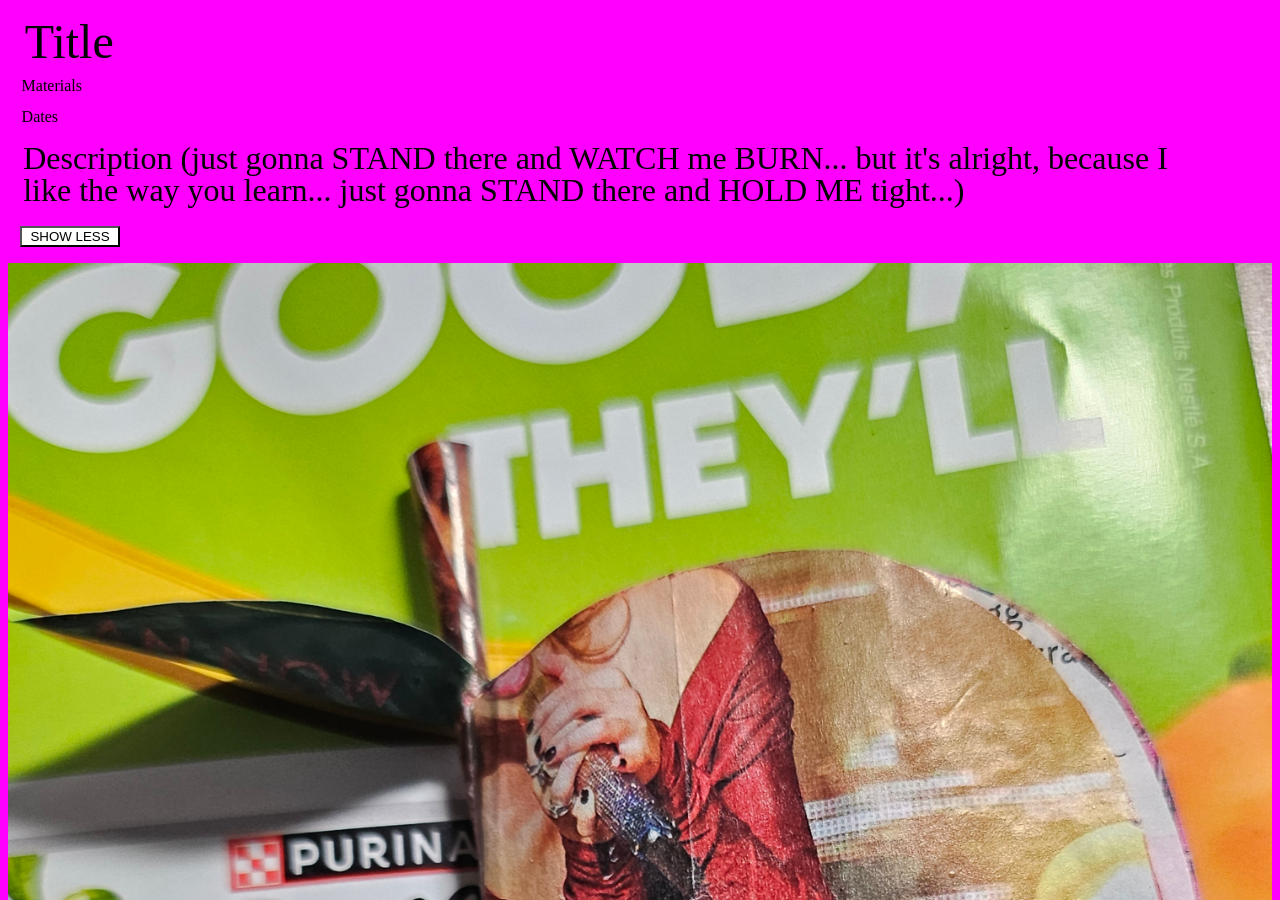
<file: sub-var.html>
<html>
    <head>
        <link rel="stylesheet" href="sub-style.css">
        <link rel="stylesheet" href="sub-var.css">
        <meta name="viewport" content="width=device-width, initial-scale=1.0">

        <style>
            @media screen and (max-width: 1080px) {
                body {
                    flex-direction: column;
                    height: 100vh;
                }
                .container-left {
                    height: 100%;
                }
                .container-right {
                    height: 100%;
                }
            }
        </style>
    </head>

    <body>
        <div class="container" style="width: 100%;">
            <div class="text-container">
                <div class="text-over multiply"><mark class="multiply">Title</mark></div>
                <div class="text-over"><mark>Materials</mark></div>
                <div class="text-over"><mark>Dates</mark></div>
                <div class="text-over"><mark>Description (just gonna STAND there and WATCH me BURN... but it's alright, because I like the way you learn... just gonna STAND there and HOLD ME tight...)</mark></div>

                <button>SHOW LESS</button>
            </div>

            <div class="content"><img src="MEDIA/portfolio/(1) FINAL-1.jpg"></div>
            <div class=content><img src="MEDIA/portfolio/(4) folded out view.jpg"></div>

            <div class="container">
                <div class="text-box">1)</div>
                <div class="text-box">Hello this is a title</div>
                <div class="text-box">Greetings, this is the date</div>
                <div class="text-box">Here are some of the materials I used...</div>
                <div class="text-box">And this is the description! Feel free to add what you want.</div>
            </div>
        </div>
    </body>
</html>
</file>
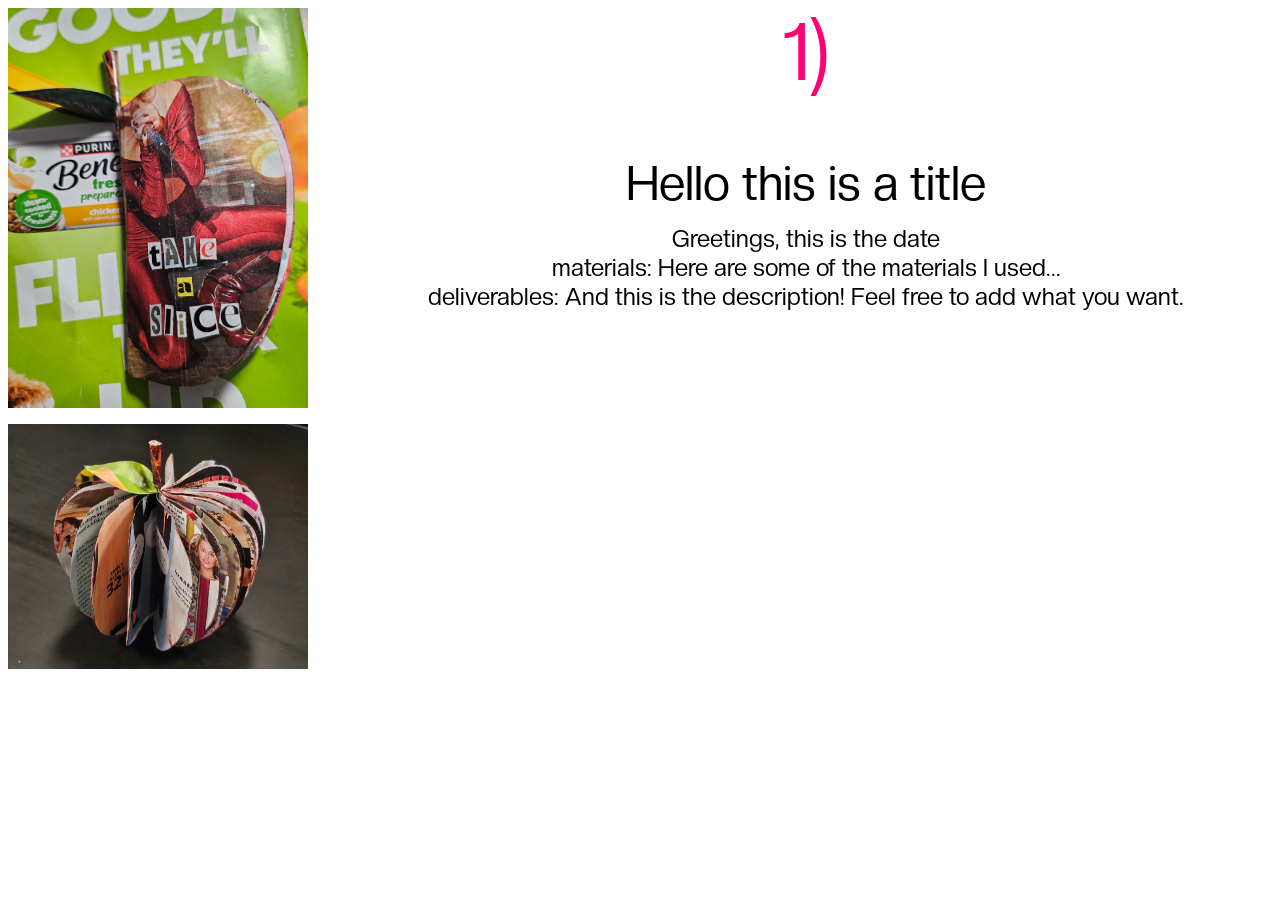
<file: subpage.html>
<html>
    <head>
        <link rel="stylesheet" href="sub-style.css">
        <meta name="viewport" content="width=device-width, initial-scale=1.0">

        <style>
            @media screen and (max-width: 1080px) {
                body {
                    flex-direction: column;
                    height: 100vh;
                }
                .container-left {
                    height: 100%;
                }
                .container-right {
                    height: 100%;
                }
            }
        </style>
    </head>

    <body>
        <div class="container">
            <div class="content"><img src="MEDIA/portfolio/(1) FINAL-1.jpg"></div>
            <div class=content><img src="MEDIA/portfolio/(4) folded out view.jpg"></div>
        </div>
        <div class="container">
            <div class="text-box">1)</div>
            <div class="text-box">Hello this is a title</div>
            <div class="text-box">Greetings, this is the date</div>
            <div class="text-box">Here are some of the materials I used...</div>
            <div class="text-box">And this is the description! Feel free to add what you want.</div>
        </div>
        <!-- <div class="CONTAINER_TEST">
            <div class="CONTENT_TEST"><img src="MEDIA/KF-logo-pink.png"></div>
            <div class="CONTENT_TEST"><img src="MEDIA/KF-logo-pink.png"></div>
        </div> -->

        <!-- <img src="MEDIA/KF-logo-pink.png">
        <img src="MEDIA/KF-logo-pink.png">
        <img src="MEDIA/KF-logo-pink.png">
        <img src="MEDIA/KF-logo-pink.png"> -->
    </body>
</html>
</file>
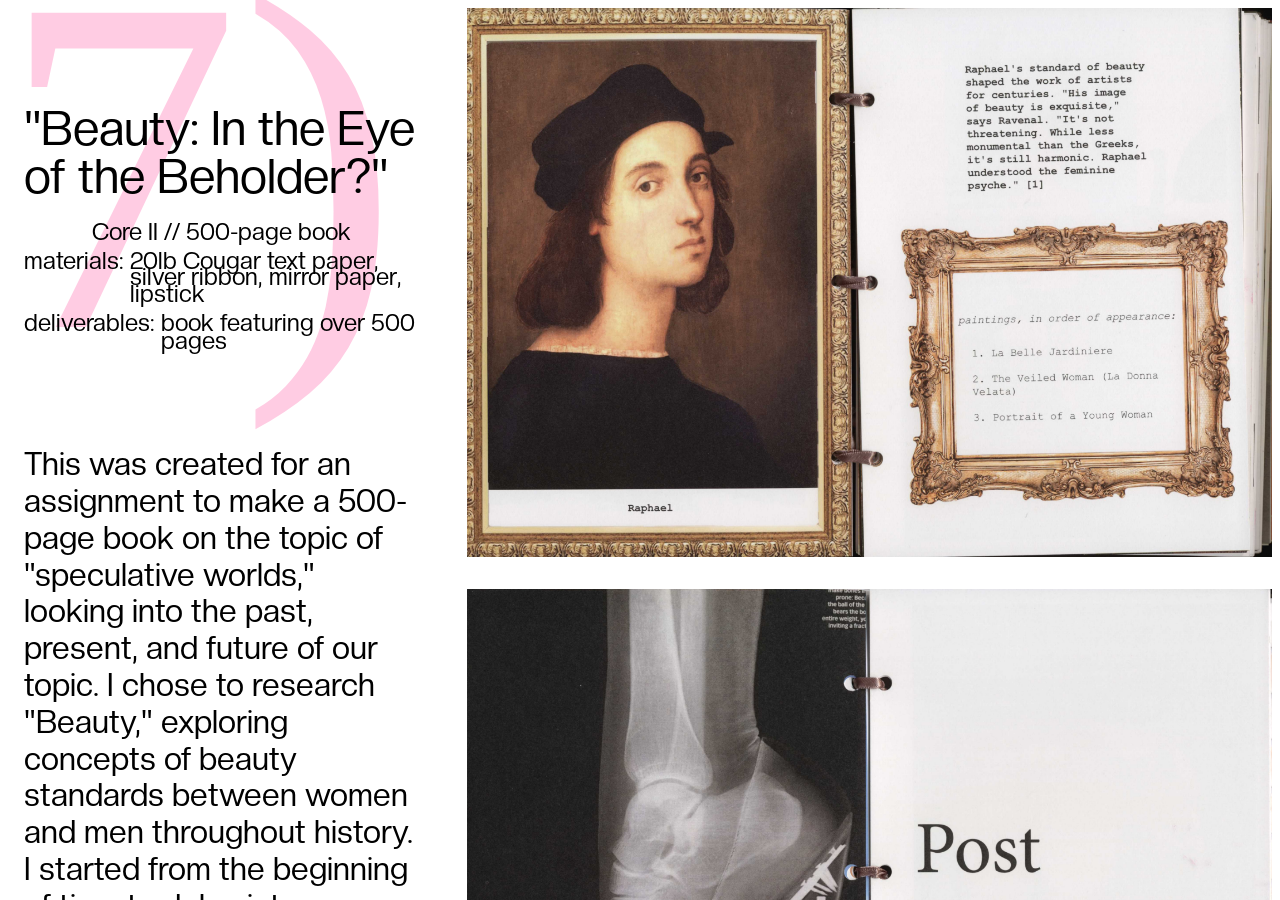
<file: content/500-page.html>
<html>
    <head>
        <link rel="stylesheet" href="../sub-style-alt.css">
        <link rel="stylesheet" href="../modal-style.css">
        <link rel="icon" type="icon/x-icon" href="../MEDIA/KF-logo-pink.png">
        <!-- <meta name="viewport" content="width=device-width, initial-scale=1.0"> -->
         <meta name="viewport" content="width=1080">
        <title>7</title>

        <style>
            @media screen and (max-width: 1080px) {
                body {
                    flex-direction: column;
                    height: 100vh;
                    width: 100vw;
                    gap: 3em;
                }
                .container:is(:nth-child(1)) {
                    height: 100%;
                    width: 100vw;
                }
                .container:is(:nth-child(2)) {
                    height: 100%;
                    width: 100vw;
                    /* justify-content: center; */
                    padding-top: 26em;
                }
                #modal-container { /*paste code 2*/
                    width: 75%;
                    font-size: 3em;
                }
                .close {
                    right: 0em;
                    top: 0em;
                    font-size: 10em;
                    font-weight: normal;
                }
                .arrow {
                    font-size: 1.5em;
                } .arrow:hover {
                    border: 5px solid white;
                }
                .arrow:is(:nth-child(1)) {
                    left: -1.4em;
                    border: 5px solid white;
                }
                .arrow:is(:nth-child(2)) {
                    right: -1.4em;
                    border: 5px solid white;
                }
                .text-box:is(:nth-child(4)) {
                    line-height: 1em;
                }
                .text-box:is(:nth-child(5)) {
                    line-height: 1em;
                }
            }
            #modal-container {
                width: 60%;
            }
            /* .container:is(:nth-child(1)) {
                gap: 2em;
            } */
        </style>
    </head>

    <body>
        <div class="container">
            <div class="text-box"></div>
            <div class="text-box">"Beauty: In the Eye of the Beholder?"</div>
            <div class="text-box">Core II // 500-page book</div>
            <div class="text-box">20lb Cougar text paper, silver ribbon, mirror paper, lipstick</div>
            <div class="text-box">book featuring over 500 pages</div>
            <div class="number">7)</div>
            <div class="text-content-box">
                This was created for an assignment to make a 500-page book on the topic of "speculative worlds," looking into the past, present, and future of our topic. I chose to research "Beauty," exploring concepts of beauty standards between women and men throughout history.
                I started from the beginning of time to delve into attraction at a fundamental level, then worked through the most pertinent centuries and eras in beauty (Greece, Rome, 14th, 15th, 16th centuries), and finally from the late 1800s- present day in the US by the decade. For the speculative portion, I explored AI in beauty as it's being used today, and how its role stands to evolve in the future.<br><br>

                I used mirror paper for the cover, hand-lettering the title in lipstick; this decision was inspired by bathroom medicine cabinets, which are typically used to store a myriad of beautification products.<br><br>

                To watch the flipthrough for this book, please click <a href="https://drive.google.com/file/d/10DSXsinbaxFAKk1mDbfkMDX3wvzxD4HH/view">here</a>.
            <br><br>
            
            <div class="top-return"><a href="" style="text-decoration: none; color: rgb(255, 0, 115, 0.5)">Back to top</a></div>
            <div class="top-return"><a href="../index.html" style="text-decoration: none; color: rgb(255, 0, 115, 0.5)">Back to index</a></div>
            </div>
        </div>
        <div id="content-container" class="container">
            <img src="../MEDIA/portfolio/500/ren.png">
            <img src="../MEDIA/portfolio/500/post-modern.png">
            <img src="../MEDIA/portfolio/500/aging-face.png">
            <img src="../MEDIA/portfolio/500/be-u.png">
            <img src="../MEDIA/portfolio/500/bizzare.png">
            <img src="../MEDIA/portfolio/500/black-barbie.png">
            <img src="../MEDIA/portfolio/500/black-beautiful.png">
            <img src="../MEDIA/portfolio/500/fighting.png">
            <img src="../MEDIA/portfolio/500/genA.png">
            <img src="../MEDIA/portfolio/500/hair-styles.png">
            <img src="../MEDIA/portfolio/500/mixalot.png">
            <img src="../MEDIA/portfolio/500/pants.png">
            <img src="../MEDIA/portfolio/500/post-modern.png">
            <img src="../MEDIA/portfolio/500/pretty-face.png">
            <img src="../MEDIA/portfolio/500/toikie.png">
            <img src="../MEDIA/portfolio/500/vs1.png">
            <img src="../MEDIA/portfolio/500/vs2.png">
        </div>
        <!-- <div class="CONTAINER_TEST">
            <div class="CONTENT_TEST"><img src="MEDIA/KF-logo-pink.png"></div>
            <div class="CONTENT_TEST"><img src="MEDIA/KF-logo-pink.png"></div>
        </div> -->

        <!-- <img src="MEDIA/KF-logo-pink.png">
        <img src="MEDIA/KF-logo-pink.png">
        <img src="MEDIA/KF-logo-pink.png">
        <img src="MEDIA/KF-logo-pink.png"> -->

        <div id="modal" class="modal no-display"> <!--paste code 1-->
            <span id="close" class="close">&times;</span>
            <div id="modal-container">
                <!-- <span id="left-arrow" class="arrow"><</span>
                <span id="right-arrow" class="arrow">></span> -->
                <img id="modal-image" src="../MEDIA/KF-logo-pink.png">
            </div>
            <div id="image-description"></div>
        </div>

        <script src="../modal.js"></script>
    </body>
</html>
</file>
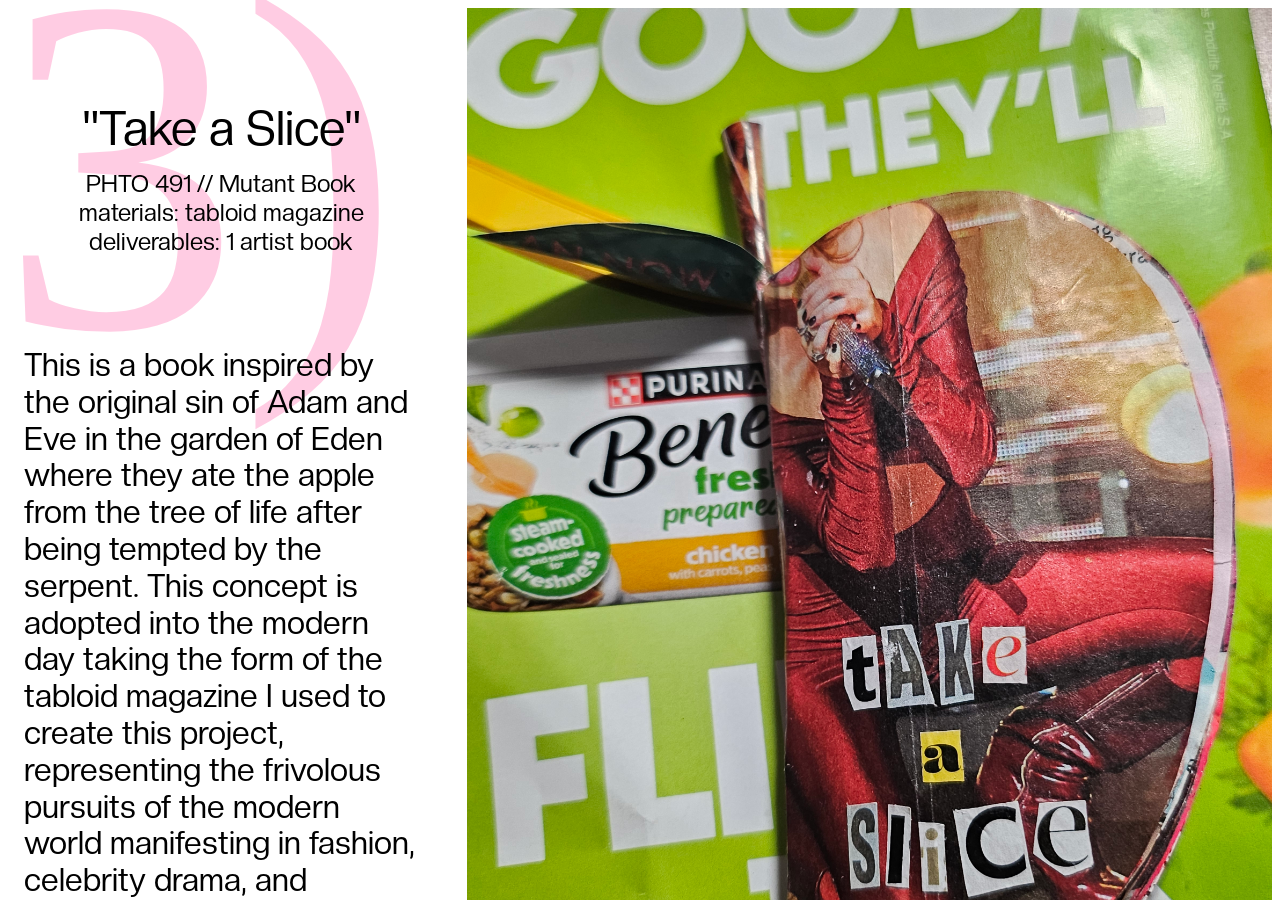
<file: content/apple-book.html>
<html>
    <head>
        <link rel="stylesheet" href="../sub-style-alt.css">
        <link rel="stylesheet" href="../modal-style.css">
        <link rel="icon" type="icon/x-icon" href="../MEDIA/KF-logo-pink.png">
        <!-- <meta name="viewport" content="width=device-width, initial-scale=1.0"> -->
         <meta name="viewport" content="width=1080">
        <title>3</title>

        <style>
            @media screen and (max-width: 1080px) {
                body {
                    flex-direction: column;
                    height: 100vh;
                    width: 100vw;
                    gap: 3em;
                }
                .container:is(:nth-child(1)) {
                    height: 100%;
                    width: 100vw;
                }
                .container:is(:nth-child(2)) {
                    height: 100%;
                    width: 100vw;
                    /* justify-content: center; */
                    padding-top: 18em;
                }
                #modal-container { /*paste code 2*/
                    width: 75%;
                    font-size: 3em;
                }
                .close {
                    right: 0em;
                    top: 0em;
                    font-size: 10em;
                    font-weight: normal;
                }
                .arrow {
                    font-size: 1.5em;
                } .arrow:hover {
                    border: 5px solid white;
                }
                .arrow:is(:nth-child(1)) {
                    left: -1.4em;
                    border: 5px solid white;
                }
                .arrow:is(:nth-child(2)) {
                    right: -1.4em;
                    border: 5px solid white;
                }
                .text-box:is(:nth-child(4)) {
                    line-height: 1em;
                }
                .text-box:is(:nth-child(5)) {
                    line-height: 1em;
                }
            }
        </style>
    </head>

    <body>
        <div class="container">
            <div class="text-box"></div>
            <div class="text-box">"Take a Slice"</div>
            <div class="text-box">PHTO 491 // Mutant Book</div>
            <div class="text-box">tabloid magazine</div>
            <div class="text-box">1 artist book</div>
            <div class="number">3)</div>
            <div class="text-content-box">
                This is a book inspired by the original sin of Adam and Eve in the garden of Eden where they ate the apple from the tree of life after being tempted by the serpent. This concept is adopted into the modern day taking the form of the tabloid magazine I used to create this project, representing the frivolous pursuits of the modern world manifesting in fashion, celebrity drama, and mindless indulgence in luxurious lifestyles. The pages are in a multiple of 6 to represent the number of man and further connect the project to its Biblical roots. Feel free to watch the flipthrough of this book <a href="https://drive.google.com/file/d/1TEn9hw5gRHX_K0zqMJnbNJr6_zqcGS7_/view" class="a-hover">here</a>, or peruse the spreads to the left.
            <br><br>
            
            <div class="top-return"><a href="" style="text-decoration: none; color: rgb(255, 0, 115, 0.5)">Back to top</a></div>
            <div class="top-return"><a href="../index.html" style="text-decoration: none; color: rgb(255, 0, 115, 0.5)">Back to index</a></div>
            </div>
        </div>
        <div id="content-container" class="container">
            <img src="../MEDIA/portfolio/(1) FINAL-1.jpg">
            <img src="../MEDIA/portfolio/(4) folded out view.jpg">
            <img src="../MEDIA/portfolio/apple/applespread.png">
            <img src="../MEDIA/portfolio/apple/apple-spread2.png">
            <img src="../MEDIA/portfolio/apple/apple-spread3.png">
        </div>
        <!-- <div class="CONTAINER_TEST">
            <div class="CONTENT_TEST"><img src="MEDIA/KF-logo-pink.png"></div>
            <div class="CONTENT_TEST"><img src="MEDIA/KF-logo-pink.png"></div>
        </div> -->

        <!-- <img src="MEDIA/KF-logo-pink.png">
        <img src="MEDIA/KF-logo-pink.png">
        <img src="MEDIA/KF-logo-pink.png">
        <img src="MEDIA/KF-logo-pink.png"> -->

        <div id="modal" class="modal no-display"> <!--paste code 1-->
            <span id="close" class="close">&times;</span>
            <div id="modal-container">
                <!-- <span id="left-arrow" class="arrow"><</span>
                <span id="right-arrow" class="arrow">></span> -->
                <img id="modal-image" src="../MEDIA/KF-logo-pink.png">
            </div>
            <div id="image-description"></div>
        </div>

        <script src="../modal.js"></script>
    </body>
</html>
</file>
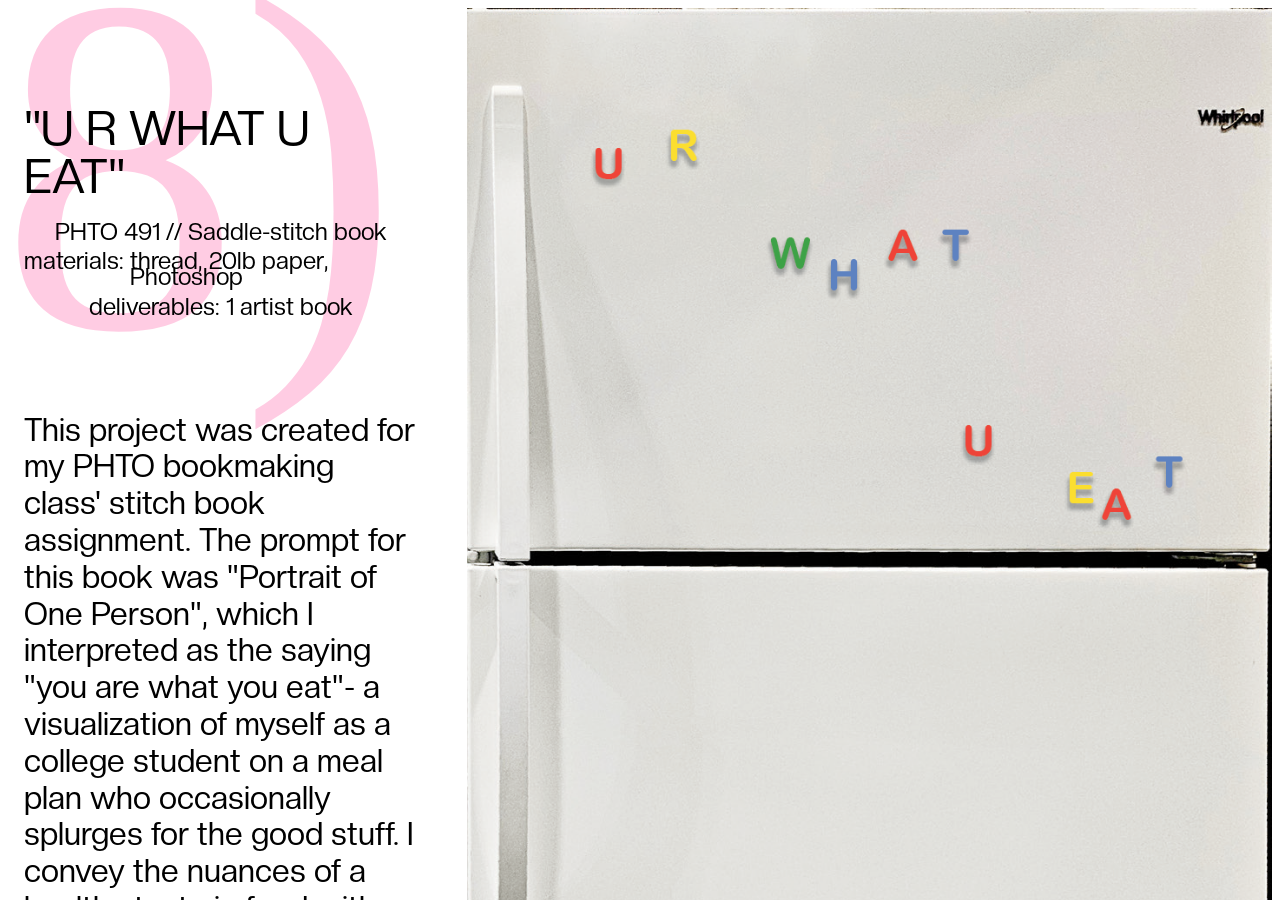
<file: content/fridge-book.html>
<html>
    <head>
        <link rel="stylesheet" href="../sub-style-alt.css">
        <link rel="stylesheet" href="../modal-style.css">
        <link rel="icon" type="icon/x-icon" href="../MEDIA/KF-logo-pink.png">
        <!-- <meta name="viewport" content="width=device-width, initial-scale=1.0"> -->
         <meta name="viewport" content="width=1080">
        <title>8</title>

        <style>
            @media screen and (max-width: 1080px) {
                body {
                    flex-direction: column;
                    height: 100vh;
                    width: 100vw;
                    gap: 3em;
                }
                .container:is(:nth-child(1)) {
                    height: 100%;
                    width: 100vw;
                }
                .container:is(:nth-child(2)) {
                    height: 100%;
                    width: 100vw;
                    /* justify-content: center; */
                    padding-top: 24em;
                }
                #modal-container { /*paste code 2*/
                    width: 75%;
                    font-size: 3em;
                }
                .close {
                    right: 0em;
                    top: 0em;
                    font-size: 10em;
                    font-weight: normal;
                }
                .arrow {
                    font-size: 1.5em;
                } .arrow:hover {
                    border: 5px solid white;
                }
                .arrow:is(:nth-child(1)) {
                    left: -1.4em;
                    border: 5px solid white;
                }
                .arrow:is(:nth-child(2)) {
                    right: -1.4em;
                    border: 5px solid white;
                }
                .text-box:is(:nth-child(4)) {
                    line-height: 1em;
                }
                .text-box:is(:nth-child(5)) {
                    line-height: 1em;
                }
            }
            #modal-container {
                width: 25%;
            }
        </style>
    </head>

    <body>
        <div class="container">
            <div class="text-box"></div>
            <div class="text-box">"U R WHAT U EAT"</div>
            <div class="text-box">PHTO 491 // Saddle-stitch book</div>
            <div class="text-box">thread, 20lb paper, Photoshop</div>
            <div class="text-box">1 artist book</div>
            <div class="number">8)</div>
            <div class="text-content-box">
                This project was created for my PHTO bookmaking class' stitch book assignment. The prompt for this book was "Portrait of One Person", which I interpreted as the saying "you are what you eat"- a visualization of myself as a college student on a meal plan who occasionally splurges for the good stuff. I convey the nuances of a healthy taste in food with the brands of products I use, featuring organic labels and quality ingredients. They are also featured in singles so as to drive home the notion that I am buying a limited amount of the products. The photographs featured in the book have been digitally altered using Photoshop to give them a brighter appearance and play into the idea that they're being lit with a fridge light. Click on <a href="https://drive.google.com/file/d/19BqVD20nMRg5FLE_acfgg62CLOp-ImD-/view" class="a-hover">this link</a> to watch the flipthrough.
            <br><br>
            
            <div class="top-return"><a href="" style="text-decoration: none; color: rgb(255, 0, 115, 0.5)">Back to top</a></div>
            <div class="top-return"><a href="../index.html" style="text-decoration: none; color: rgb(255, 0, 115, 0.5)">Back to index</a></div>
            </div>
        </div>
        <div id="content-container" class="container">
            <img src="../MEDIA/portfolio/urwhatueat-cover.png">
            <img src="../MEDIA/portfolio/back-door.png">
        </div>
        <!-- <div class="CONTAINER_TEST">
            <div class="CONTENT_TEST"><img src="MEDIA/KF-logo-pink.png"></div>
            <div class="CONTENT_TEST"><img src="MEDIA/KF-logo-pink.png"></div>
        </div> -->

        <!-- <img src="MEDIA/KF-logo-pink.png">
        <img src="MEDIA/KF-logo-pink.png">
        <img src="MEDIA/KF-logo-pink.png">
        <img src="MEDIA/KF-logo-pink.png"> -->

        <div id="modal" class="modal no-display"> <!--paste code 1-->
            <span id="close" class="close">&times;</span>
            <div id="modal-container">
                <!-- <span id="left-arrow" class="arrow"><</span>
                <span id="right-arrow" class="arrow">></span> -->
                <img id="modal-image" src="../MEDIA/KF-logo-pink.png">
            </div>
            <div id="image-description"></div>
        </div>

        <script src="../modal.js"></script>
    </body>
</html>
</file>
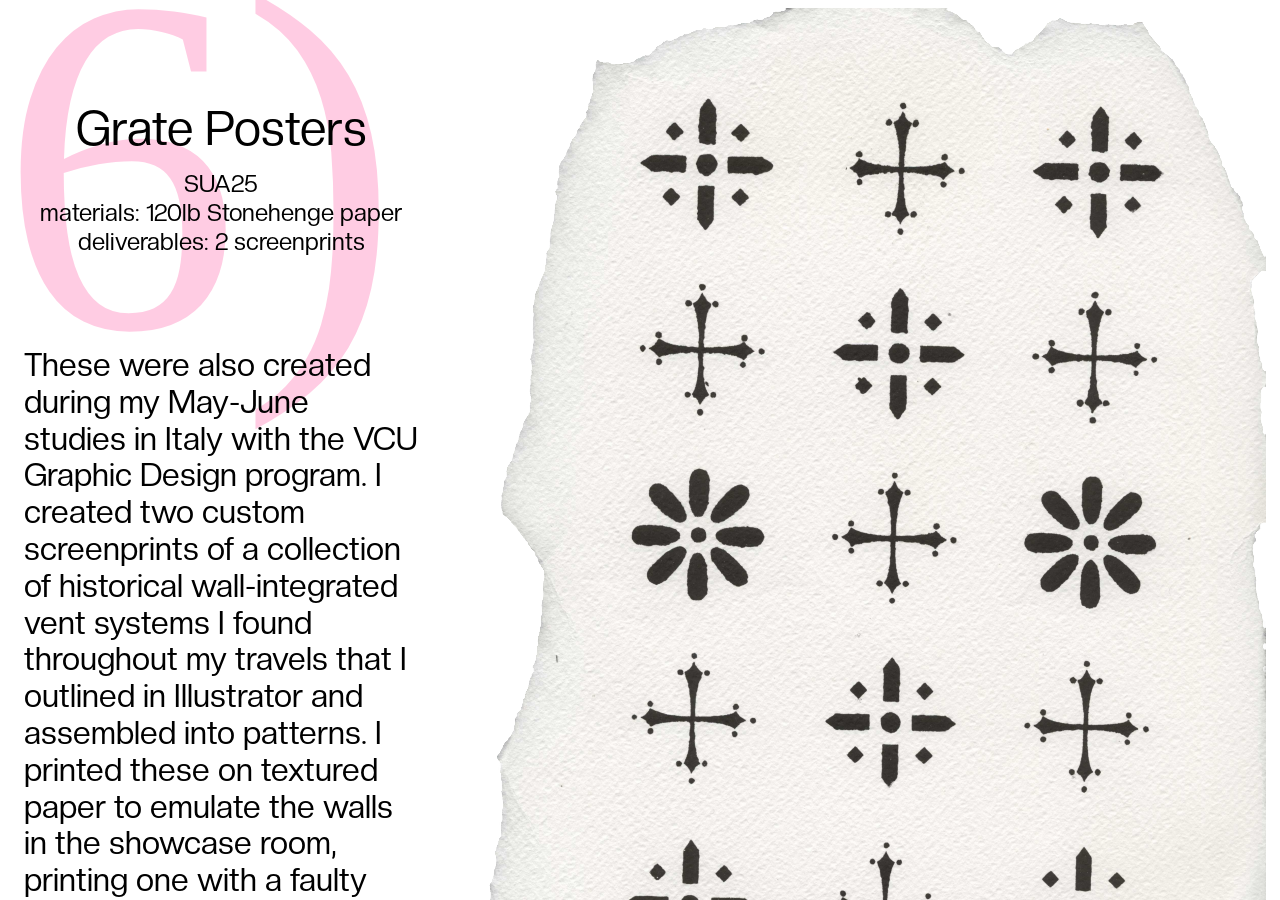
<file: content/grate-posters.html>
<html>
    <head>
        <link rel="stylesheet" href="../sub-style-alt.css">
        <link rel="stylesheet" href="../modal-style.css">
        <link rel="icon" type="icon/x-icon" href="../MEDIA/KF-logo-pink.png">
        <!-- <meta name="viewport" content="width=device-width, initial-scale=1.0"> -->
         <meta name="viewport" content="width=1080">
        <title>6</title>

        <style>
            @media screen and (max-width: 1080px) {
                body {
                    flex-direction: column;
                    height: 100vh;
                    width: 100vw;
                    gap: 3em;
                }
                .container:is(:nth-child(1)) {
                    height: 100%;
                    width: 100vw;
                }
                .container:is(:nth-child(2)) {
                    height: 100%;
                    width: 100vw;
                    /* justify-content: center; */
                    padding-top: 20em;
                }
                #modal-container { /*paste code 2*/
                    width: 75%;
                    font-size: 3em;
                }
                .close {
                    right: 0em;
                    top: 0em;
                    font-size: 10em;
                    font-weight: normal;
                }
                .arrow {
                    font-size: 1.5em;
                } .arrow:hover {
                    border: 5px solid white;
                }
                .arrow:is(:nth-child(1)) {
                    left: -1.4em;
                    border: 5px solid white;
                }
                .arrow:is(:nth-child(2)) {
                    right: -1.4em;
                    border: 5px solid white;
                }
                .text-box:is(:nth-child(4)) {
                    line-height: 1em;
                }
                .text-box:is(:nth-child(5)) {
                    line-height: 1em;
                }
            }
            /* img {
                width: 98%;
            } */
        </style>
    </head>

    <body>
        <div class="container">
            <div class="text-box"></div>
            <div class="text-box">Grate Posters</div>
            <div class="text-box">SUA25</div>
            <div class="text-box">120lb Stonehenge paper</div>
            <div class="text-box">2 screenprints</div>
            <div class="number">6)</div>
            <div class="text-content-box">
                These were also created during my May-June studies in Italy with the VCU Graphic Design program. I created two custom screenprints of a collection of historical wall-integrated vent systems I found throughout my travels that I outlined in Illustrator and assembled into patterns. I printed these on textured paper to emulate the walls in the showcase room, printing one with a faulty screen to mimic the ancient broken walls found across Italy to further play into their historical background.
            <br><br>
            
            <div class="top-return"><a href="" style="text-decoration: none; color: rgb(255, 0, 115, 0.5)">Back to top</a></div>
            <div class="top-return"><a href="../index.html" style="text-decoration: none; color: rgb(255, 0, 115, 0.5)">Back to index</a></div>
            </div>
        </div>
        <div id="content-container" class="container">
            <div class="content"><img src="../MEDIA/portfolio/grate-2.png"></div>
            <div class=content><img src="../MEDIA/portfolio/grate-1.png"></div>
        </div>
        <!-- <div class="CONTAINER_TEST">
            <div class="CONTENT_TEST"><img src="MEDIA/KF-logo-pink.png"></div>
            <div class="CONTENT_TEST"><img src="MEDIA/KF-logo-pink.png"></div>
        </div> -->

        <!-- <img src="MEDIA/KF-logo-pink.png">
        <img src="MEDIA/KF-logo-pink.png">
        <img src="MEDIA/KF-logo-pink.png">
        <img src="MEDIA/KF-logo-pink.png"> -->

        <div id="modal" class="modal no-display"> <!--paste code 1-->
            <span id="close" class="close">&times;</span>
            <div id="modal-container">
                <!-- <span id="left-arrow" class="arrow"><</span>
                <span id="right-arrow" class="arrow">></span> -->
                <img id="modal-image" src="../MEDIA/KF-logo-pink.png">
            </div>
            <div id="image-description"></div>
        </div>

        <script src="../modal.js"></script>
    </body>
</html>
</file>
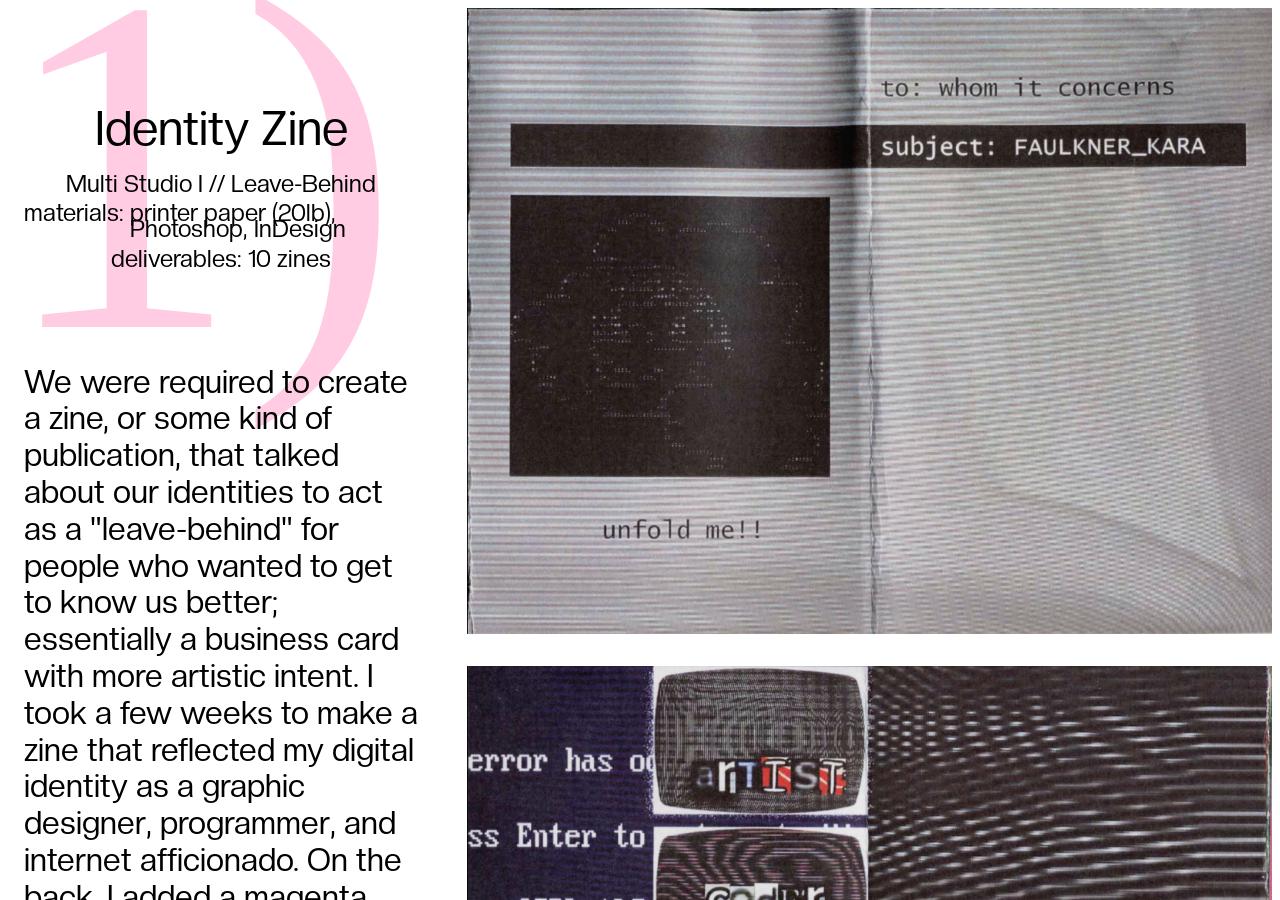
<file: content/identity-zine.html>
<html>
    <head>
        <link rel="stylesheet" href="../sub-style-alt.css">
        <link rel="stylesheet" href="../modal-style.css">
        <link rel="icon" type="icon/x-icon" href="../MEDIA/KF-logo-pink.png">
        <!-- <meta name="viewport" content="width=device-width, initial-scale=1.0"> -->
         <meta name="viewport" content="width=1080">
        <title>1</title>

        <style>
            @media screen and (max-width: 1080px) {
                body {
                    flex-direction: column;
                    height: 100vh;
                    width: 100vw;
                    gap: 3em;
                }
                .container:is(:nth-child(1)) {
                    height: 100%;
                    width: 100vw;
                }
                .container:is(:nth-child(2)) {
                    height: 100%;
                    width: 100vw;
                    /* justify-content: center; */
                    padding-top: 35em;
                }
                #modal-container { /*paste code 2*/
                    width: 75%;
                    font-size: 3em;
                }
                .close {
                    right: 0em;
                    top: 0em;
                    font-size: 10em;
                    font-weight: normal;
                }
                .arrow {
                    font-size: 1.5em;
                } .arrow:hover {
                    border: 5px solid white;
                }
                .arrow:is(:nth-child(1)) {
                    left: -1.4em;
                    border: 5px solid white;
                }
                .arrow:is(:nth-child(2)) {
                    right: -1.4em;
                    border: 5px solid white;
                }
                .text-box:is(:nth-child(4)) {
                    line-height: 1em;
                }
                .text-box:is(:nth-child(5)) {
                    line-height: 1em;
                }
                .number {
                    font-size: 50em;
                }
            }
        </style>
    </head>

    <body>
        <div class="container">
            <!-- <div class="hambungr"></div> -->
            <div class="text-box"></div>
            <div class="text-box">Identity Zine</div>
            <div class="text-box">Multi Studio I // Leave-Behind</div>
            <div class="text-box">printer paper (20lb), Photoshop, InDesign</div>
            <div class="text-box">10 zines</div>
            <!-- <div class="num-wrap">
                <div class="number">1)</div>
            </div> --> <!--sticky testing-->
            <div class="number">1)</div>
            <div class="text-content-box">
                We were required to create a zine, or some kind of publication, that talked about our identities to act as a "leave-behind" for people who wanted to get to know us better; essentially a business card with more artistic intent. I took a few weeks to make a zine that reflected my digital identity as a graphic designer, programmer, and internet afficionado. On the back, I added a magenta background upon which I collaged text to form the code to access my (old) portfolio's landing page. A few features of note include:
                <!-- <br><br>
                NOTABLE FEATURES: -->
                <ul>
                    <li>The text in this zine was assembled from screenshots of memes.</li>
                    <li>The original project had sticky notes featuring pasted QR codes that lead to a <a href="https://youtube.com/playlist?list=PLn7ryilVX2MWsIJaQxwM_EFDYtf-IqQyz&si=3FMRS40rSwkPkrLt" class="a-hover">TECHNOCORE music playlist on YouTube</a>. This playlist is representative of a "digital landscape" and incldes sounds reminiscient of technology and digital life.</li>
                    <!-- <iframe width="560" height="315" src="https://www.youtube.com/embed/?listType=playlist?list=PLn7ryilVX2MWsIJaQxwM_EFDYtf-IqQyz" title="YouTube video player" frameborder="0" allow="accelerometer; autoplay; clipboard-write; encrypted-media; gyroscope; picture-in-picture; web-share" referrerpolicy="strict-origin-when-cross-origin" allowfullscreen></iframe> -->
                     <!-- <iframe width="560" height="315" src="https://www.youtube.com/embed/videoseries?list=PLn7ryilVX2MWsIJaQxwM_EFDYtf-IqQyz&index=1" frameborder="0" allow="accelerometer; autoplay; encrypted-media; gyroscope; picture-in-picture" allowfullscreen></iframe> -->
                    <li>I used the color magenta as a reference to my prior GDES cohort name and favorite color.</li>
                    <li>The textures in the background are representative of TV static/ screens when you get super close to them and see their pixels; I created this effect on Photoshop by experimenting with the brush and distort tools.</li>
                </ul>
                On the page featuring the collaged text, I also include a link to a google doc that walks the viewer through setting up an IDE and typing in the code to achieve a functional website. You can find this document <a href="https://docs.google.com/document/d/1xRrKE9k5TRMN39d_14ozpKcgAfeHggZnN1XSQBn6asI/edit?usp=sharing" class="a-hover">here</a>.<br><br>

                <div class="top-return"><a href="" style="text-decoration: none; color: rgb(255, 0, 115, 0.5)">Back to top</a></div>
                <div class="top-return"><a href="../index.html" style="text-decoration: none; color: rgb(255, 0, 115, 0.5)">Back to index</a></div>
            </div>
            <!-- <a href="../index.html" style="margin-left: auto;">
                <div class="logobox"><img src="../MEDIA/KF-logo-pink.png" style="width: 9em;"></div>
            </a> -->
            <!-- <div class="top-return"><a href="" style="text-decoration: none; color: rgb(255, 0, 115, 0.5)">Back to top</a></div>
            <div class="top-return"><a href="../index.html" style="text-decoration: none; color: rgb(255, 0, 115, 0.5)">Back to index</a></div> -->
        </div> <!--#ffbedb--> <!--#F976C6--> <!--paste code 3... because apparently this only works inline :/-->
        <div id="content-container" class="container">
            <img src="../MEDIA/portfolio/ms-zine/open_spread-ms.png" description="front and back cover of zine">
            <img src="../MEDIA/portfolio/ms-zine/p1-ms.png" description="zine 1st spread">
            <img src="../MEDIA/portfolio/ms-zine/p2-ms.png" description="zine 2nd spread">
            <img src="../MEDIA/portfolio/ms-zine/p3-ms.png" description="zine 3rd spread">
            <img src="../MEDIA/portfolio/ms-zine/back-ms.png" description="zine foldout">
        </div>


        <div id="modal" class="modal no-display"> <!--paste code 1-->
            <span id="close" class="close">&times;</span>
            <div id="modal-container">
                <!-- <span id="left-arrow" class="arrow"><</span>
                <span id="right-arrow" class="arrow">></span> -->
                <img id="modal-image" src="../MEDIA/KF-logo-pink.png">
            </div>
            <div id="image-description"></div>
        </div>

        <script src="../modal.js"></script>
    </body>
</html>
</file>
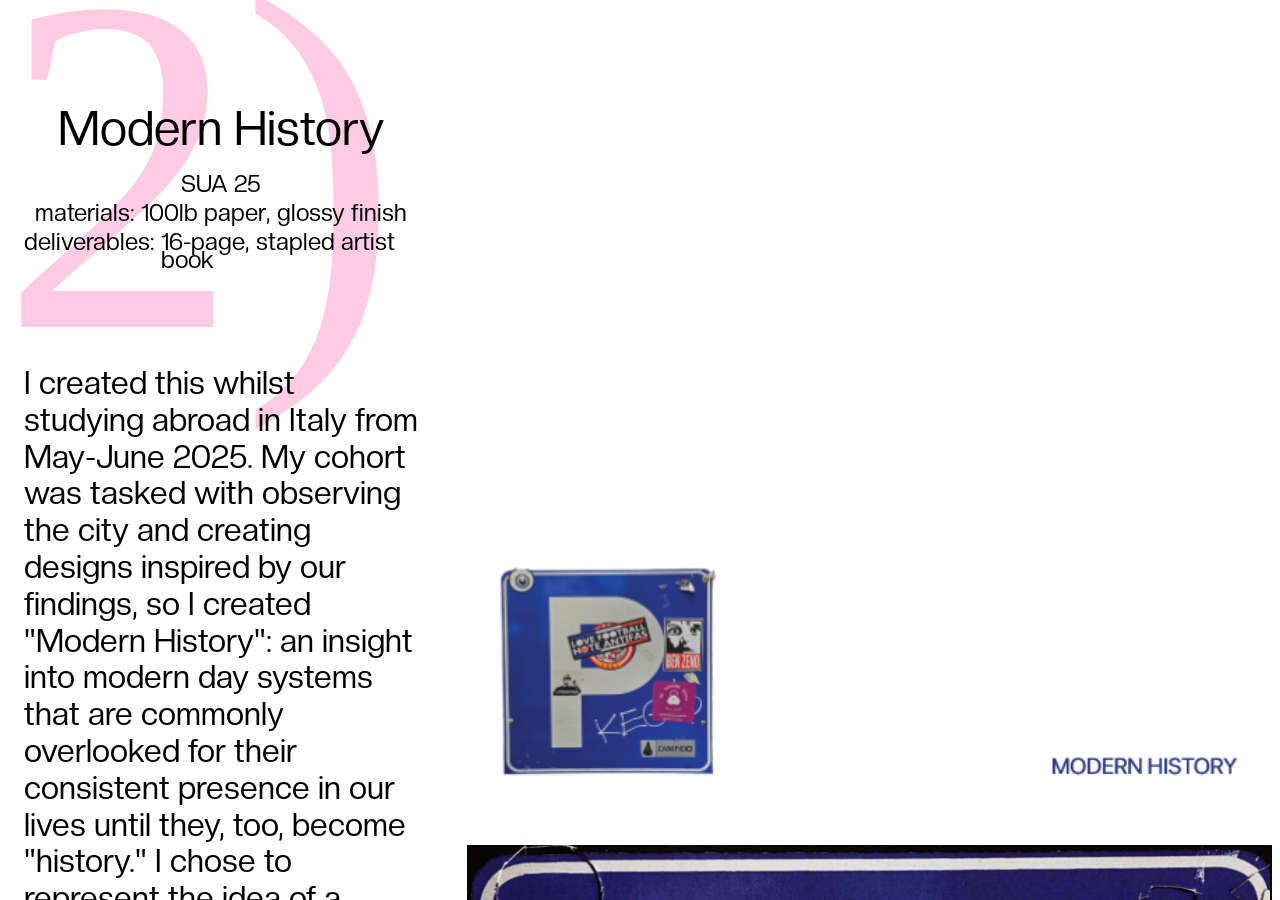
<file: content/modern-history.html>
<html>
    <head>
        <link rel="stylesheet" href="../sub-style-alt.css">
        <link rel="stylesheet" href="../modal-style.css">
        <link rel="icon" type="icon/x-icon" href="../MEDIA/KF-logo-pink.png">
        <!-- <meta name="viewport" content="width=device-width, initial-scale=1.0"> -->
         <meta name="viewport" content="width=1080">
        <title>2</title>

        <style>
            @media screen and (max-width: 1080px) {
                body {
                    flex-direction: column;
                    height: 100vh;
                    width: 100vw;
                    gap: 3em;
                }
                .container:is(:nth-child(1)) {
                    height: 100%;
                    width: 100vw;
                }
                .container:is(:nth-child(2)) {
                    height: 100%;
                    width: 100vw;
                    /* justify-content: center; */
                    padding-top: 20em;
                }
                #modal-container { /*paste code 2*/
                    /* width: 75%; */
                    font-size: 3em;
                }
                .close {
                    right: 0em;
                    top: 0em;
                    font-size: 10em;
                    font-weight: normal;
                }
                .arrow {
                    font-size: 1.5em;
                } .arrow:hover {
                    border: 5px solid white;
                }
                .arrow:is(:nth-child(1)) {
                    left: -1.4em;
                    border: 5px solid white;
                }
                .arrow:is(:nth-child(2)) {
                    right: -1.4em;
                    border: 5px solid white;
                }
                .text-box:is(:nth-child(4)) {
                    line-height: 1em;
                }
                .text-box:is(:nth-child(5)) {
                    line-height: 1em;
                }
            }
            #modal-container {
                width: 40%;
            }
        </style>
    </head>

    <body>
        <div class="container">
            <div class="text-box"></div>
            <div class="text-box">Modern History</div>
            <div class="text-box">SUA 25</div>
            <div class="text-box">100lb paper, glossy finish</div>
            <div class="text-box">16-page, stapled artist book</div>
            <div class="number">2)</div>
            <div class="text-content-box">
                I created this whilst studying abroad in Italy from May-June 2025. My cohort was tasked with observing the city and creating designs inspired by our findings, so I created "Modern History": an insight into modern day systems that are commonly overlooked for their consistent presence in our lives until they, too, become "history." I chose to represent the idea of a "modern history" with the unique nature of Italian street signs (which were covered in stickers), playing with the idea of the signs themselves being scraped off and cleaned but their history (the stickers) remaining a part of their "lives." <br><br>To watch the flipthrough of this book, please <a href="https://drive.google.com/file/d/1a_PC_MEvjiALXPziuVcilGwQNTmsUEDH/view" class="a-hover">click here</a>.
                <br><br>
            
            <div class="top-return"><a href="" style="text-decoration: none; color: rgb(255, 0, 115, 0.5)">Back to top</a></div>
            <div class="top-return"><a href="../index.html" style="text-decoration: none; color: rgb(255, 0, 115, 0.5)">Back to index</a></div>
            </div>
        </div>
        <div id="content-container" class="container">
            <img src="../MEDIA/portfolio/MHII_1.png">
            <img src="../MEDIA/portfolio/sign-1.png">
            <img src="../MEDIA/portfolio/MHII_2.png">
        </div>
        <!-- <div class="CONTAINER_TEST">
            <div class="CONTENT_TEST"><img src="MEDIA/KF-logo-pink.png"></div>
            <div class="CONTENT_TEST"><img src="MEDIA/KF-logo-pink.png"></div>
        </div> -->

        <!-- <img src="MEDIA/KF-logo-pink.png">
        <img src="MEDIA/KF-logo-pink.png">
        <img src="MEDIA/KF-logo-pink.png">
        <img src="MEDIA/KF-logo-pink.png"> -->

        <div id="modal" class="modal no-display"> <!--paste code 1-->
            <span id="close" class="close">&times;</span>
            <div id="modal-container">
                <!-- <span id="left-arrow" class="arrow"><</span>
                <span id="right-arrow" class="arrow">></span> -->
                <img id="modal-image" src="../MEDIA/KF-logo-pink.png">
            </div>
            <div id="image-description"></div>
        </div>

        <script src="../modal.js"></script>
    </body>
</html>
</file>
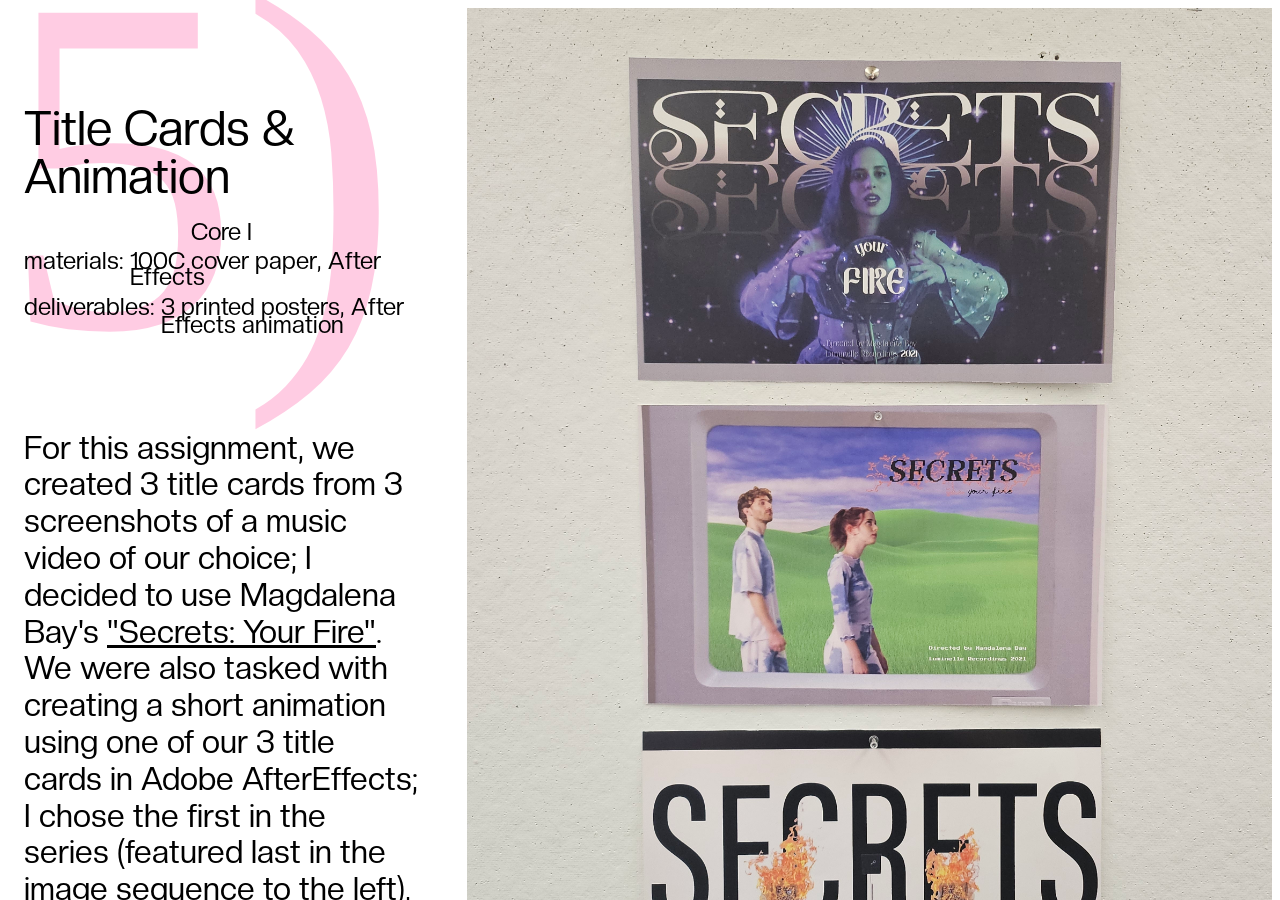
<file: content/title-cards.html>
<html>
    <head>
        <link rel="stylesheet" href="../sub-style-alt.css">
        <link rel="stylesheet" href="../modal-style.css">
        <link rel="icon" type="icon/x-icon" href="../MEDIA/KF-logo-pink.png">
        <!-- <meta name="viewport" content="width=device-width, initial-scale=1.0"> -->
         <meta name="viewport" content="width=1080">
        <title>5</title>

        <style>
            @media screen and (max-width: 1080px) {
                body {
                    flex-direction: column;
                    height: 100vh;
                    width: 100vw;
                    gap: 3em;
                }
                .container:is(:nth-child(1)) {
                    height: 100%;
                    width: 100vw;
                }
                .container:is(:nth-child(2)) {
                    height: 100%;
                    width: 100vw;
                    /* justify-content: center; */
                    padding-top: 25em;
                }
                #modal-container { /*paste code 2*/
                    width: 75%;
                    font-size: 3em;
                }
                .close {
                    right: 0em;
                    top: 0em;
                    font-size: 10em;
                    font-weight: normal;
                }
                .arrow {
                    font-size: 1.5em;
                } .arrow:hover {
                    border: 5px solid white;
                }
                .arrow:is(:nth-child(1)) {
                    left: -1.4em;
                    border: 5px solid white;
                }
                .arrow:is(:nth-child(2)) {
                    right: -1.4em;
                    border: 5px solid white;
                }
                .text-box:is(:nth-child(4)) {
                    line-height: 1em;
                }
                .text-box:is(:nth-child(5)) {
                    line-height: 1em;
                }
            }
        </style>
    </head>

    <body>
        <div class="container">
            <div class="text-box"></div>
            <div class="text-box">Title Cards & Animation</div>
            <div class="text-box">Core I</div>
            <div class="text-box">100C cover paper, After Effects</div>
            <div class="text-box">3 printed posters, After Effects animation</div>
            <div class="number">5)</div>
            <div class="text-content-box">
                For this assignment, we created 3 title cards from 3 screenshots of a music video of our choice; I decided to use Magdalena Bay's <a href="https://www.youtube.com/watch?v=TlhIk7iPU9o&pp=ygUfbWFnZGFsZW5hIGJheSBzZWNyZXRzIHlvdXIgZmlyZQ%3D%3D" class="a-hover">"Secrets: Your Fire"</a>. We were also tasked with creating a short animation using one of our 3 title cards in Adobe AfterEffects; I chose the first in the series (featured last in the image sequence to the left), which you can watch by clicking the link <a href="https://drive.google.com/file/d/1kFs6CtMKS4uqlhAXSDd_hEEf1hSxczHe/view?t=1" class="a-hover">here</a>.
            <br><br>
            
            <div class="top-return"><a href="" style="text-decoration: none; color: rgb(255, 0, 115, 0.5)">Back to top</a></div>
            <div class="top-return"><a href="../index.html" style="text-decoration: none; color: rgb(255, 0, 115, 0.5)">Back to index</a></div>
            </div>
        </div>
        <div id="content-container" class="container">
            <img src="../MEDIA/portfolio/title-card-display.jpg">
            <img src="../MEDIA/portfolio/Kara_title_cards_2.png">
            <img src="../MEDIA/portfolio/secrets.png">
            <img src="../MEDIA/portfolio/Kara_title_cards_1.png">
        </div>
        <!-- <div class="CONTAINER_TEST">
            <div class="CONTENT_TEST"><img src="MEDIA/KF-logo-pink.png"></div>
            <div class="CONTENT_TEST"><img src="MEDIA/KF-logo-pink.png"></div>
        </div> -->

        <!-- <img src="MEDIA/KF-logo-pink.png">
        <img src="MEDIA/KF-logo-pink.png">
        <img src="MEDIA/KF-logo-pink.png">
        <img src="MEDIA/KF-logo-pink.png"> -->

        <div id="modal" class="modal no-display"> <!--paste code 1-->
            <span id="close" class="close">&times;</span>
            <div id="modal-container">
                <!-- <span id="left-arrow" class="arrow"><</span>
                <span id="right-arrow" class="arrow">></span> -->
                <img id="modal-image" src="../MEDIA/KF-logo-pink.png">
            </div>
            <div id="image-description"></div>
        </div>

        <script src="../modal.js"></script>
    </body>
</html>
</file>
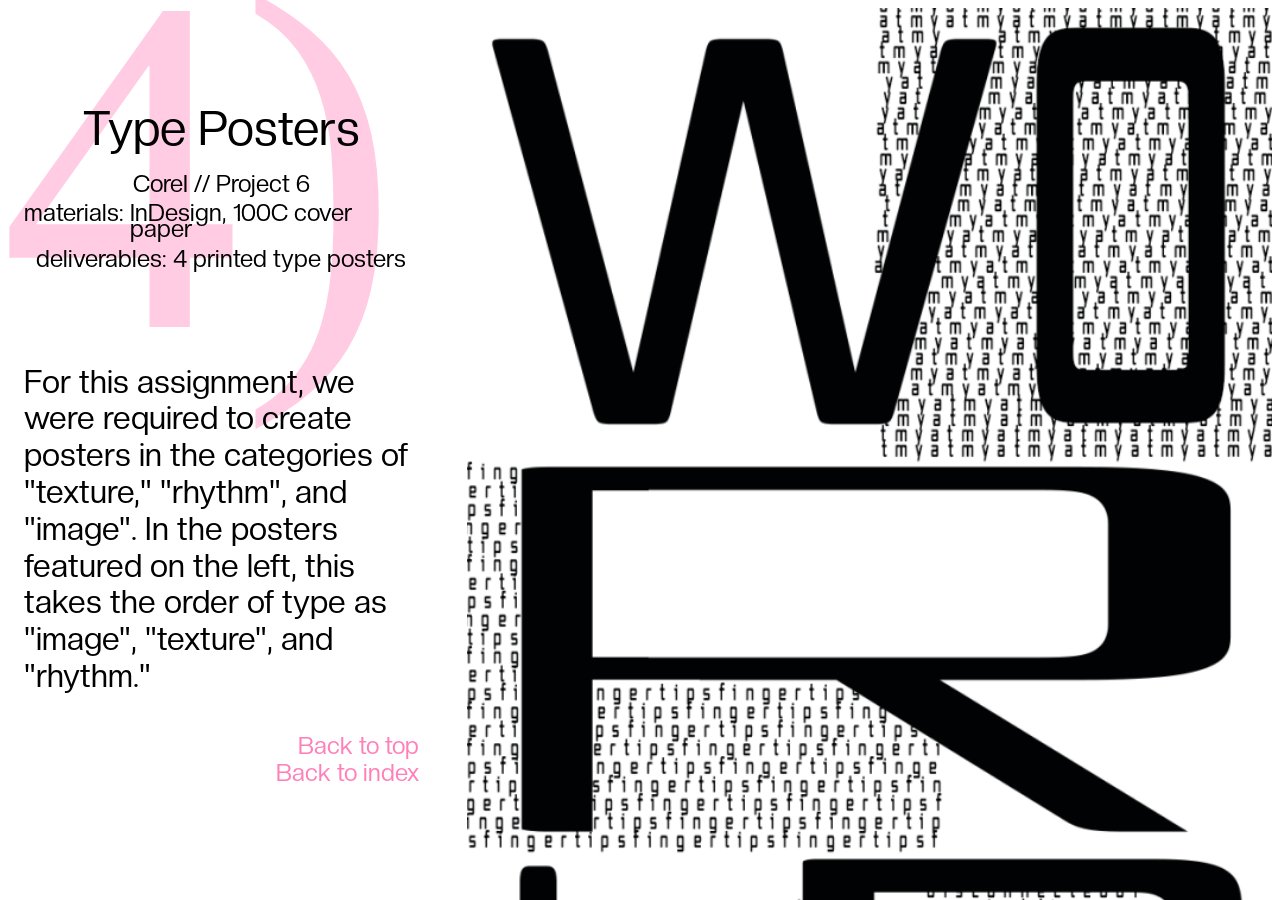
<file: content/type-posters.html>
<html>
    <head>
        <link rel="stylesheet" href="../sub-style-alt.css">
        <link rel="stylesheet" href="../modal-style.css">
        <link rel="icon" type="icon/x-icon" href="../MEDIA/KF-logo-pink.png">
        <!-- <meta name="viewport" content="width=device-width, initial-scale=1.0"> -->
         <meta name="viewport" content="width=1080">
        <title>4</title>

        <style>
            @media screen and (max-width: 1080px) {
                body {
                    flex-direction: column;
                    height: 100vh;
                    width: 100vw;
                    gap: 3em;
                }
                .container:is(:nth-child(1)) {
                    height: 100%;
                    width: 100vw;
                }
                .container:is(:nth-child(2)) {
                    height: 100%;
                    width: 100vw;
                    /* justify-content: center; */
                    padding-top: 20em;
                }
                #modal-container { /*paste code 2*/
                    width: 75%;
                    font-size: 3em;
                }
                .close {
                    right: 0em;
                    top: 0em;
                    font-size: 10em;
                    font-weight: normal;
                }
                .arrow {
                    font-size: 1.5em;
                } .arrow:hover {
                    border: 5px solid white;
                }
                .arrow:is(:nth-child(1)) {
                    left: -1.4em;
                    border: 5px solid white;
                }
                .arrow:is(:nth-child(2)) {
                    right: -1.4em;
                    border: 5px solid white;
                }
                .text-box:is(:nth-child(4)) {
                    line-height: 1em;
                }
                .text-box:is(:nth-child(5)) {
                    line-height: 1em;
                }
            }
        </style>
    </head>

    <body>
        <div class="container">
            <div class="text-box"></div>
            <div class="text-box">Type Posters</div>
            <div class="text-box">CoreI // Project 6</div>
            <div class="text-box">InDesign, 100C cover paper</div>
            <div class="text-box">4 printed type posters</div>
            <div class="number">4)</div>
            <div class="text-content-box">
                For this assignment, we were required to create posters in the categories of "texture," "rhythm", and "image". In the posters featured on the left, this takes the order of type as "image", "texture", and "rhythm."
            <br><br>
            
            <div class="top-return"><a href="" style="text-decoration: none; color: rgb(255, 0, 115, 0.5)">Back to top</a></div>
            <div class="top-return"><a href="../index.html" style="text-decoration: none; color: rgb(255, 0, 115, 0.5)">Back to index</a></div>
            </div>
        </div>
        <div id="content-container" class="container">
            <img src="../MEDIA/portfolio/image.png">
            <img src="../MEDIA/portfolio/texture.png">
            <img src="../MEDIA/portfolio/rhythm.png">
        </div>
        <!-- <div class="CONTAINER_TEST">
            <div class="CONTENT_TEST"><img src="MEDIA/KF-logo-pink.png"></div>
            <div class="CONTENT_TEST"><img src="MEDIA/KF-logo-pink.png"></div>
        </div> -->

        <!-- <img src="MEDIA/KF-logo-pink.png">
        <img src="MEDIA/KF-logo-pink.png">
        <img src="MEDIA/KF-logo-pink.png">
        <img src="MEDIA/KF-logo-pink.png"> -->

        <div id="modal" class="modal no-display"> <!--paste code 1-->
            <span id="close" class="close">&times;</span>
            <div id="modal-container">
                <!-- <span id="left-arrow" class="arrow"><</span>
                <span id="right-arrow" class="arrow">></span> -->
                <img id="modal-image" src="../MEDIA/KF-logo-pink.png">
            </div>
            <div id="image-description"></div>
        </div>

        <script src="../modal.js"></script>
    </body>
</html>
</file>
<file: sub-style.css>
@font-face {
    font-family: 'Creato';
    src: url(MEDIA/CreatoDisplay-Regular.otf);
}
@font-face {
    font-family: 'Creato-bold';
    src: url(MEDIA/CreatoDisplay-Bold.otf);
}
body {
    display: flex;
    flex-direction: row;
    /* border: 3px solid red; */
    margin: auto;
    width: 100%;
    height: 100%;
    /* justify-content: flex-start;
    align-items: flex-start; */
    justify-content: flex-start;
    align-items: center;
    gap: 1em;
    /* color: #ff0073; */
    /* overflow: hidden; */
}
/* .CONTAINER_TEST {
    display: flex;
    flex-direction: column;
    border: 3px solid yellow;
    width: 50%;
    height: 100%;
    align-items: center;
    justify-content: center;
}
.CONTENT_TEST {
    display: flex;
    flex-direction: column;
    border: 3px solid magenta;
    width: 30em;
    height: 30em;
}
img {
    border: 3px solid red;
} */
.container {
    display: flex;
    flex-direction: column;
    width: 100%;
    height: 100%;
    justify-content: flex-start;
    align-items: center;
    overflow-y: scroll;
    overflow-x: hidden;
    /* border: 3px solid green; */
    /* position: relative; */
}
.container:is(:nth-child(1)) {
    width: 25%;
    /* border: 3px solid yellow; */
    box-sizing: border-box;
    /* background-color: black; */
    /* padding: 1.5em; */
    padding: .5em;
    gap: 1em;
} .container:is(:nth-child(1)):hover {
    cursor: zoom-in;
    /* background-color: #FFCCE3; */ /*would also add a border around the image the viewer is hovering over; yeah.*/
}
.container:is(:nth-child(2)) {
    width: 75%;
    /* border: 3px solid green; */
    align-items: center;
    box-sizing: border-box;
    padding: 1.5em;
    /* padding-top: 22em; */
    /* gap: 1.3em; */
    position: relative;
    font-family: 'Creato';
}
.text-box {
    display: flex;
    flex-direction: row;
    width: auto;
    height: auto;
    line-height: .69em;
    /* background-color: white; */
}
.text-box:is(:nth-child(1)) {
    font-size: 5em;
    /* border: 3px solid red; */
    color: #ff0073;
    /* margin-bottom: .4em; */
    margin-bottom: 1em;
}
.text-box:is(:nth-child(2)) {
    font-size: 3em;
    /* border: 3px solid blue; */
    margin-bottom: .5em;
    line-height: 1em;
    /* font-family: 'Creato-bold'; */
}
.text-box:is(:nth-child(3)) {
    font-size: 1.5em;
    /* border: 3px solid green; */
    margin-bottom: .5em;
}
.text-box:is(:nth-child(4)) {
    /* font-size: 1em; */
    font-size: 1.5em;
    /* border: 3px solid purple; */
    margin-bottom: .5em;
} .text-box:is(:nth-child(4))::before {
    content: 'materials:\00a0';
}
.text-box:is(:nth-child(5)) {
    /* font-size: 1em; */
    font-size: 1.5em;
    /* border: 3px solid purple; */
    margin-bottom: 4em;
    line-height: .75em;
} .text-box:is(:nth-child(5))::before {
    content: 'deliverables:\00a0';
}
/* .content {
    display: flex;
    flex-direction: column;
    /* border: 3px solid magenta;
    width: 100%;
    height: auto;
} */
.text-content-box {
    display: flex;
    flex-direction: column;
    /* border: 3px solid yellow; */
    width: auto;
    height: auto;
    /* line-height: 1.05em; */
    line-height: 1.15em;
    font-size: 2em;
    display: inline-block;
    margin-bottom: .5em;
}
a {
    /* color: #ff0073; */
    color: black;
    display: inline-block;
}
.a-hover:hover {
    /* background-color: rgb(255, 0, 115, .2); */
    color: #ff0073;
}
.logobox { /*I probably won't be using this, I'm testing a "back to top" link to send viewers to the hamburger menu for navigation to maintain a consistent site element*/
    display: flex;
    flex-direction: column;
    border: 3px solid red;
    /* width: 4em;
    height: 5em; */
    width: auto;
    height: auto;
    /* position: absolute;
    bottom: 0em;
    right: 0em; */
    /* background-image: url(MEDIA/KF-logo-pink.png); background-repeat: no-repeat; background-position: center; background-size: cover; */
}
img {
    width: 100%;
    height: auto;
}
.top-return {
    display: flex;
    flex-direction: column;
    /* border: 3px solid green; */
    height: auto;
    width: auto;
    /* font-size: 1.5em; */
    text-align: right;
    font-size: .75em;
    /* font-size: 2em; */
    align-self: right;
    /* font-family: 'Times New Roman', Times, serif; */
    line-height: 1.15em;
    /* letter-spacing: -.02em; */
}
/* .num-wrap {
    display: flex;
    width: auto;
    height: auto;
    /* border: 3px solid red;
    position: fixed;
    top: 0em;
    left: 20em;
} */
@font-face {
    font-family: 'Mistletoe';
    src: url(MEDIA/MistletoeMagic.ttf);
}
.number {
    display: flex;
    flex-direction: row;
    /* border: 3px solid red; */
    z-index: -2;
    height: auto;
    width: auto;
    position: absolute;
    left: 0em;
    top: 0em;
    font-size: 30em;
    line-height: .69em;
    /* letter-spacing: -.1em; */
    color: rgb(255, 0, 115, 0.2);
    /* color: #acacac; */
    /* font-family: 'Mistletoe'; */
    font-family: 'Times New Roman', Times, serif;
}
</file>
<file: sub-var.css>
body {
    background-color: magenta;
}
 .text-container {
    display: flex;
    flex-direction: column;
    /* border: 3px solid green; */
    /* position: fixed;
    top: 0em;
    left: 0em; */
    width: auto;
    height: auto;
    box-sizing: border-box;
    margin-top: .75em; margin-left: .75em; margin-right: 5em;
    gap: 1em;
 }
.text-over {
    display: flex;
    flex-direction: row;
    /* background-color: white; */
    line-height: .69em;
    width: auto;
    height: auto;
}
.text-over:is(:nth-child(1)) {
    font-size: 3em;
}
.text-over:is(:nth-child(2)) {
    font-size: 1em;
}
.text-over:is(:nth-child(3)) {
    font-size: 1em;
}
.text-over:is(:nth-child(4)) {
    font-size: 2em;
    line-height: 1em;
}
.multiply {
    mix-blend-mode: multiply;
}
mark {
    mix-blend-mode: multiply;
    box-sizing: border-box;
    background-color: white;
    padding: .1em;
    width: auto;
    height: auto;
} mark:hover {
    outline: 3px solid red;
}
/* .mark {
    box-sizing: border-box;
    padding: .1em;
    width: auto;
    height: auto;
} .mark:hover {
    outline: 3px solid red;
} */

button {
    display: flex;
    flex-direction: row;
    width: 7.5em;
    justify-content: center;
    align-items: center;
    background-color: white;
}
</file>
<file: sub-style-alt.css>
@font-face {
    font-family: 'Creato';
    src: url(MEDIA/CreatoDisplay-Regular.otf);
}
@font-face {
    font-family: 'Creato-bold';
    src: url(MEDIA/CreatoDisplay-Bold.otf);
}
body {
    display: flex;
    flex-direction: row;
    /* border: 3px solid red; */
    margin: auto;
    width: 100%;
    height: 100%;
    /* justify-content: flex-start;
    align-items: flex-start; */
    justify-content: flex-start;
    align-items: center;
    gap: 1em;
    /* color: #ff0073; */
    /* overflow: hidden; */
}
/* .CONTAINER_TEST {
    display: flex;
    flex-direction: column;
    border: 3px solid yellow;
    width: 50%;
    height: 100%;
    align-items: center;
    justify-content: center;
}
.CONTENT_TEST {
    display: flex;
    flex-direction: column;
    border: 3px solid magenta;
    width: 30em;
    height: 30em;
}
img {
    border: 3px solid red;
} */
.container {
    display: flex;
    flex-direction: column;
    width: 100%;
    height: 100%;
    justify-content: flex-start;
    align-items: center;
    overflow-y: scroll;
    overflow-x: hidden;
    /* border: 3px solid green; */
    /* position: relative; */
}
.container:is(:nth-child(1)) {
    width: 35%;
    /* border: 3px solid yellow; */
    box-sizing: border-box;
    /* background-color: black; */
    /* padding: 1.5em; */
    padding: 1.5em;
    position: relative;
    font-family: 'Creato';
} .container:is(:nth-child(2)):hover {
    cursor: zoom-in;
    /* background-color: #FFCCE3; */ /*would also add a border around the image the viewer is hovering over; yeah.*/
}
.container:is(:nth-child(2)) {
    width: 65%;
    /* border: 3px solid green; */
    align-items: center;
    box-sizing: border-box;
    padding: .5em;
    gap: 2em;
    
}
.text-box {
    display: flex;
    flex-direction: row;
    width: auto;
    height: auto;
    line-height: .69em;
    /* background-color: white; */
}
.text-box:is(:nth-child(1)) {
    font-size: 5em;
    /* border: 3px solid red; */
    color: #ff0073;
    /* margin-bottom: .4em; */
    margin-bottom: 1em;
}
.text-box:is(:nth-child(2)) {
    font-size: 3em;
    /* border: 3px solid blue; */
    margin-bottom: .5em;
    line-height: 1em;
    /* font-family: 'Creato-bold'; */
}
.text-box:is(:nth-child(3)) {
    font-size: 1.5em;
    /* border: 3px solid green; */
    margin-bottom: .5em;
}
.text-box:is(:nth-child(4)) {
    /* font-size: 1em; */
    font-size: 1.5em;
    /* border: 3px solid purple; */
    margin-bottom: .5em;
} .text-box:is(:nth-child(4))::before {
    content: 'materials:\00a0';
}
.text-box:is(:nth-child(5)) {
    /* font-size: 1em; */
    font-size: 1.5em;
    /* border: 3px solid purple; */
    margin-bottom: 4em;
    line-height: .75em;
} .text-box:is(:nth-child(5))::before {
    content: 'deliverables:\00a0';
}
/* .content {
    display: flex;
    flex-direction: column;
    /* border: 3px solid magenta;
    width: 100%;
    height: auto;
} */
.text-content-box {
    display: flex;
    flex-direction: column;
    /* border: 3px solid yellow; */
    width: auto;
    height: auto;
    /* line-height: 1.05em; */
    line-height: 1.15em;
    font-size: 2em;
    display: inline-block;
    margin-bottom: .5em;
}
a {
    /* color: #ff0073; */
    color: black;
    display: inline-block;
}
.a-hover:hover {
    /* background-color: rgb(255, 0, 115, .2); */
    color: #ff0073;
}
.logobox { /*I probably won't be using this, I'm testing a "back to top" link to send viewers to the hamburger menu for navigation to maintain a consistent site element*/
    display: flex;
    flex-direction: column;
    border: 3px solid red;
    /* width: 4em;
    height: 5em; */
    width: auto;
    height: auto;
    /* position: absolute;
    bottom: 0em;
    right: 0em; */
    /* background-image: url(MEDIA/KF-logo-pink.png); background-repeat: no-repeat; background-position: center; background-size: cover; */
}
img {
    width: 100%;
    height: auto;
}
.top-return {
    display: flex;
    flex-direction: column;
    /* border: 3px solid green; */
    height: auto;
    width: auto;
    /* font-size: 1.5em; */
    text-align: right;
    font-size: .75em;
    /* font-size: 2em; */
    align-self: right;
    /* font-family: 'Times New Roman', Times, serif; */
    line-height: 1.15em;
    /* letter-spacing: -.02em; */
}
/* .num-wrap {
    display: flex;
    width: auto;
    height: auto;
    /* border: 3px solid red;
    position: fixed;
    top: 0em;
    left: 20em;
} */
@font-face {
    font-family: 'Mistletoe';
    src: url(MEDIA/MistletoeMagic.ttf);
}
.number {
    display: flex;
    flex-direction: row;
    /* border: 3px solid red; */
    z-index: -2;
    height: auto;
    width: auto;
    position: absolute;
    left: 0em;
    top: 0em;
    font-size: 30em;
    line-height: .69em;
    /* letter-spacing: -.1em; */
    color: rgb(255, 0, 115, 0.2);
    /* color: #acacac; */
    /* font-family: 'Mistletoe'; */
    font-family: 'Times New Roman', Times, serif;
}
</file>
<file: modal-style.css>
.modal {
    background-color: rgb(255, 0, 115, 0.9);
    width: 100vw;
    height: 100vh;
    /* border: 3px solid yellow; */
    position: fixed;
    left: 0;
    top: 0;
    display: flex;
    flex-direction: column;
    justify-content: center;
    align-items: center;
    z-index: 10;
    color: white;
    gap: 1em;
}
.no-display {
    display: none;
}
#modal-container {
    display: flex;
    flex-direction: column;
    /* border: 3px solid yellow; */
    width: 30%;
    /* width: calc(100vh-50vw); */
    height: auto;
    justify-content: flex-start;
    align-items: center;
    font-size: 1em;
    position: relative;
    gap: 1em;
    background-color: black;
}
#modal-image {
    box-shadow: 0px 0px 2em black;
}
.close {
    position: absolute;
    top: 1em;
    right: 2em;
    font-size: 2em;
    width: 1em;
    height: 1em;
    font-weight: bold;
    display: flex;
    justify-content: center;
    align-items: center;
    border-radius: 1em;
} .close:hover {
    outline: 3px solid white;
    /* color: yellow; */
    /* background-color: white; */
}
.arrow {
    display: flex;
    flex-direction: row;
    position: absolute;
    border: 3px solid white;
    justify-content: center;
    align-items: center;
    width: 1em;
    height: 1em;
    font-size: 1.5em;
    font-weight: bold;
} .arrow:hover {
    color: yellow;
    border: 3px solid yellow;
}
.arrow:is(:nth-child(1)) {
    left: -3em;
    top: calc(45%);
    /* border: 3px solid orange; */
}
.arrow:is(:nth-child(2)) {
    right: -3em;
    top: calc(45%);
    /* border: 3px solid red; */
}
@font-face {
    font-family: 'Creato';
    src: url(MEDIA/CreatoDisplay-Regular.otf);
}
#image-description {
    font-family: 'Creato';
}
</file>
